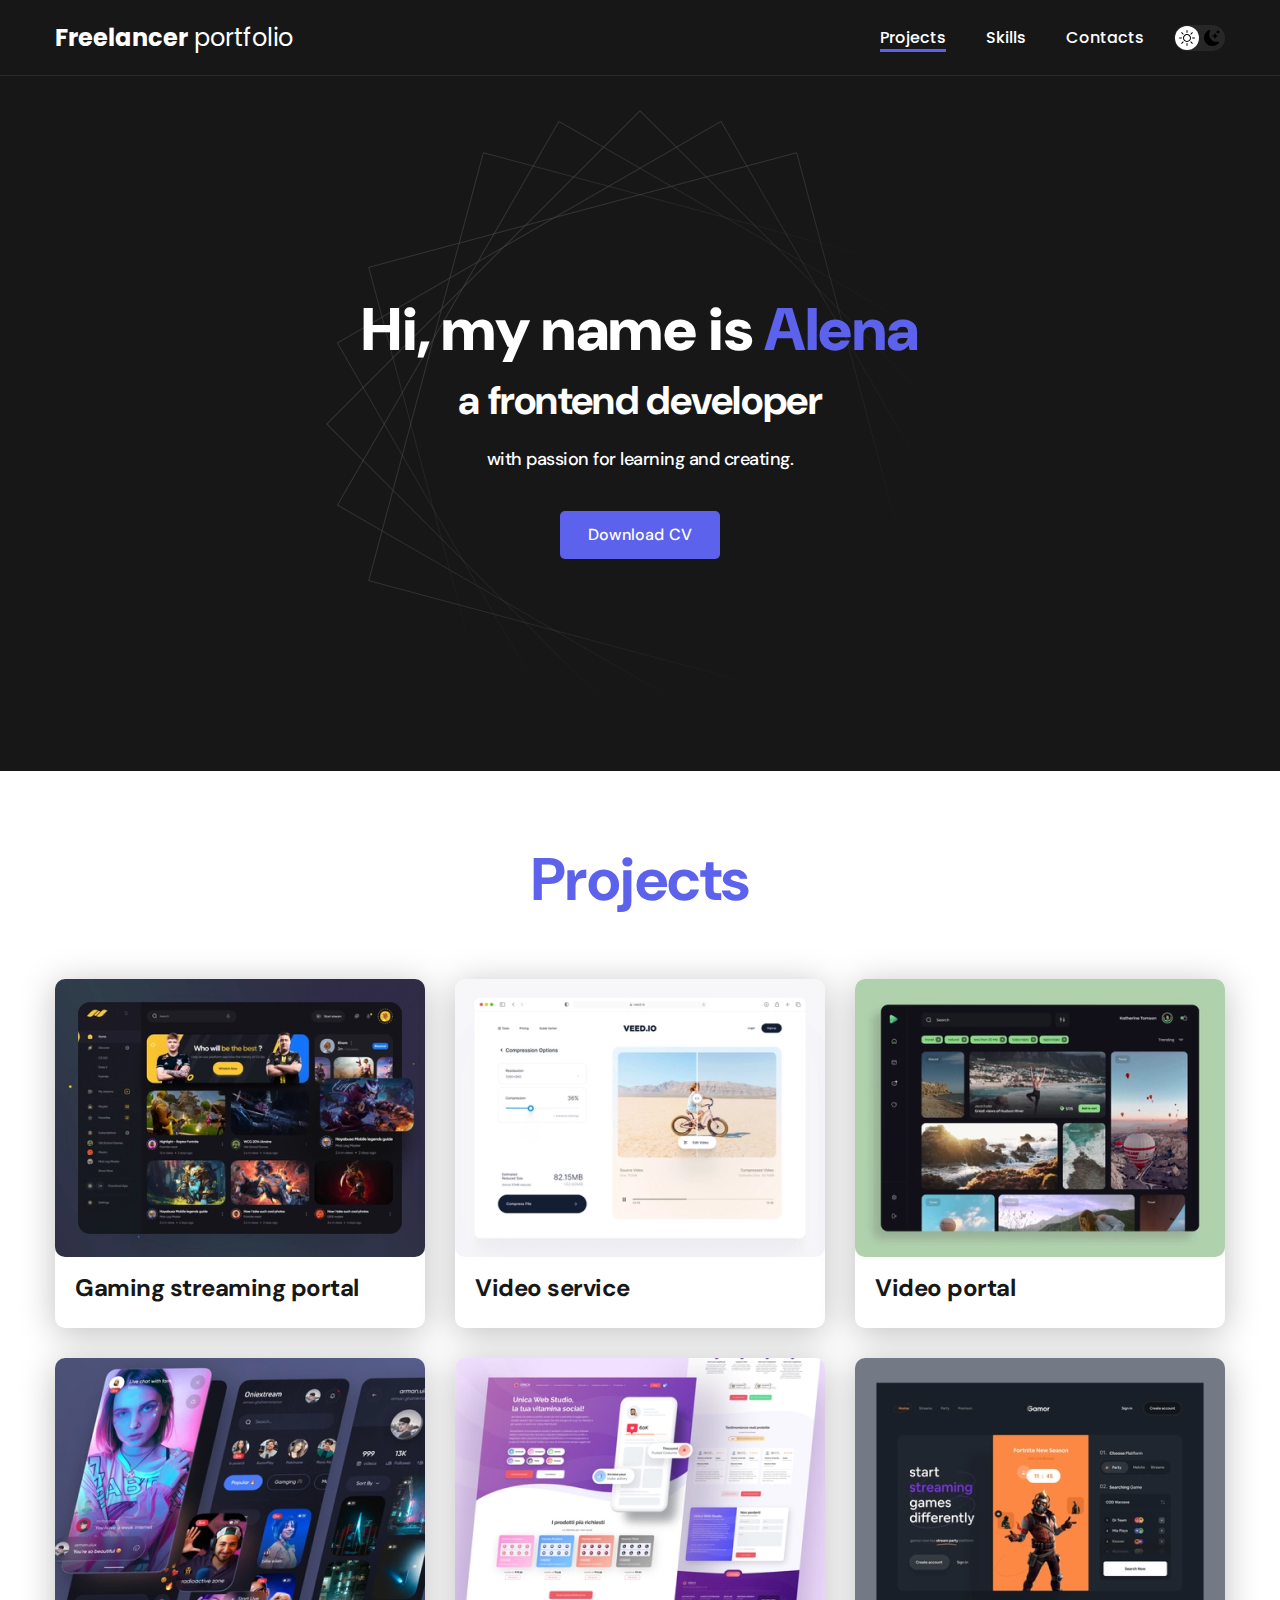
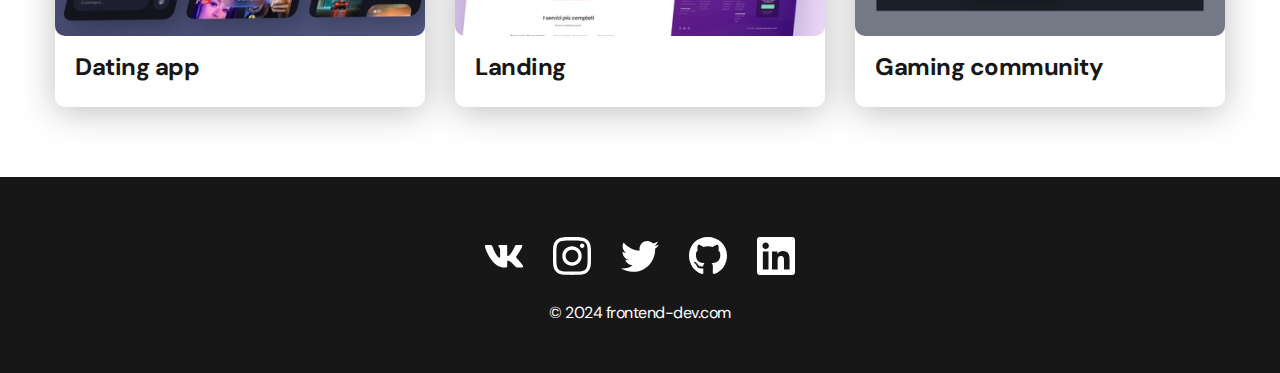
<file: index.html>
<!DOCTYPE html>
<html lang="en">
<head>
    <meta charset="UTF-8">
    <meta name="viewport" content="width=device-width, initial-scale=1.0">
    <title>Freelancer Portfolio</title>
    <link rel="stylesheet" href="./css/main.css">
</head>
<body>
    <nav class="nav">
        <div class="container">
            <div class="nav-row">
                <a href="./index.html"  class="logo"><strong>Freelancer</strong> portfolio</a>

                <button class="dark-mode-btn">
                    <img src="./img/icons/sun.svg" alt="Light mode" class="dark-mode-btn__icon">
                    <img src="./img/icons/moon.svg" alt="Dark mode" class="dark-mode-btn__icon">
                </button>

                <ul class="nav-list">
                    <li class="nav-list__item"><a href="./index.html" class="nav-list__link nav-list__link--active">Projects</a></li>
                    <li class="nav-list__item"><a href="./skills.html" class="nav-list__link">Skills</a></li>
                    <li class="nav-list__item"><a href="./contacts.html" class="nav-list__link">Contacts</a></li>
                </ul>
                


            </div>
        </div>
    </nav>

    <header class="header">
        <div class="header__wrapper">
            <h1 class="header__title">
                <strong>Hi, my name is <em>Alena</em></strong><br>
                 a frontend developer
            </h1>
            <div class="header__text">
                <p>with passion for learning and creating.</p>
            </div>
            <a href="#!" class="btn">Download CV</a>
        </div>
    </header>

    <main class="section">
        <div class="container">
            <h2 class="title-1">Projects</h2>
            <ul class="projects">
                <li class="project">
                    <a href="./project-page.html">
                    <img src="./img/projects/01.jpg" alt="Project img" class="project__img">
                    <h3 class="project__title">Gaming streaming portal</h3>
                </a>
                </li>
                <li class="project">
                    <a href="./project-page2.html">
                    <img src="./img/projects/02.jpg" alt="Project img" class="project__img">
                    <h3 class="project__title">Video service</h3>
                </a>
                </li>
                <li class="project">
                    <a href="./project-page3.html">
                    <img src="./img/projects/03.jpg" alt="Project img" class="project__img">
                    <h3 class="project__title">Video portal</h3>
                </a>
                </li>
                <li class="project">
                    <a href="./project-page4.html">
                    <img src="./img/projects/04.jpg" alt="Project img" class="project__img">
                    <h3 class="project__title">Dating app</h3>
                </a>
                </li>
                <li class="project">
                    <a href="./project-page5.html">
                    <img src="./img/projects/05.jpg" alt="Project img" class="project__img">
                    <h3 class="project__title">Landing</h3>
                </a>
                </li>
                <li class="project">
                    <a href="./project-page6.html">
                    <img src="./img/projects/06.jpg" alt="Project img" class="project__img">
                    <h3 class="project__title">Gaming community</h3>
                </a>
                </li>
            </ul>
        </div>
    </main>

    <footer class="footer">
        <div class="container">
            <div class="footer__wrapper">
            <ul class="social">
                <li class="social__item"><a href="#!"><img src="./img/icons/vk.svg" alt="Link"></a></li>
                <li class="social__item"><a href="#!"><img src="./img/icons/instagram.svg" alt="Link"></a></li>
                <li class="social__item"><a href="#!"><img src="./img/icons/twitter.svg" alt="Link"></a></li>
                <li class="social__item"><a href="#!"><img src="./img/icons/gitHub.svg" alt="Link"></a></li>
                <li class="social__item"><a href="#!"><img src="./img/icons/linkedIn.svg" alt="Link"></a></li>
            </ul>
            <div class="copyright">
                <p>© 2024 frontend-dev.com</p>
            </div>
        </div>
        </div>
    </footer>

    <script src="./js/main.js"></script>

</body>
</html>
</file>
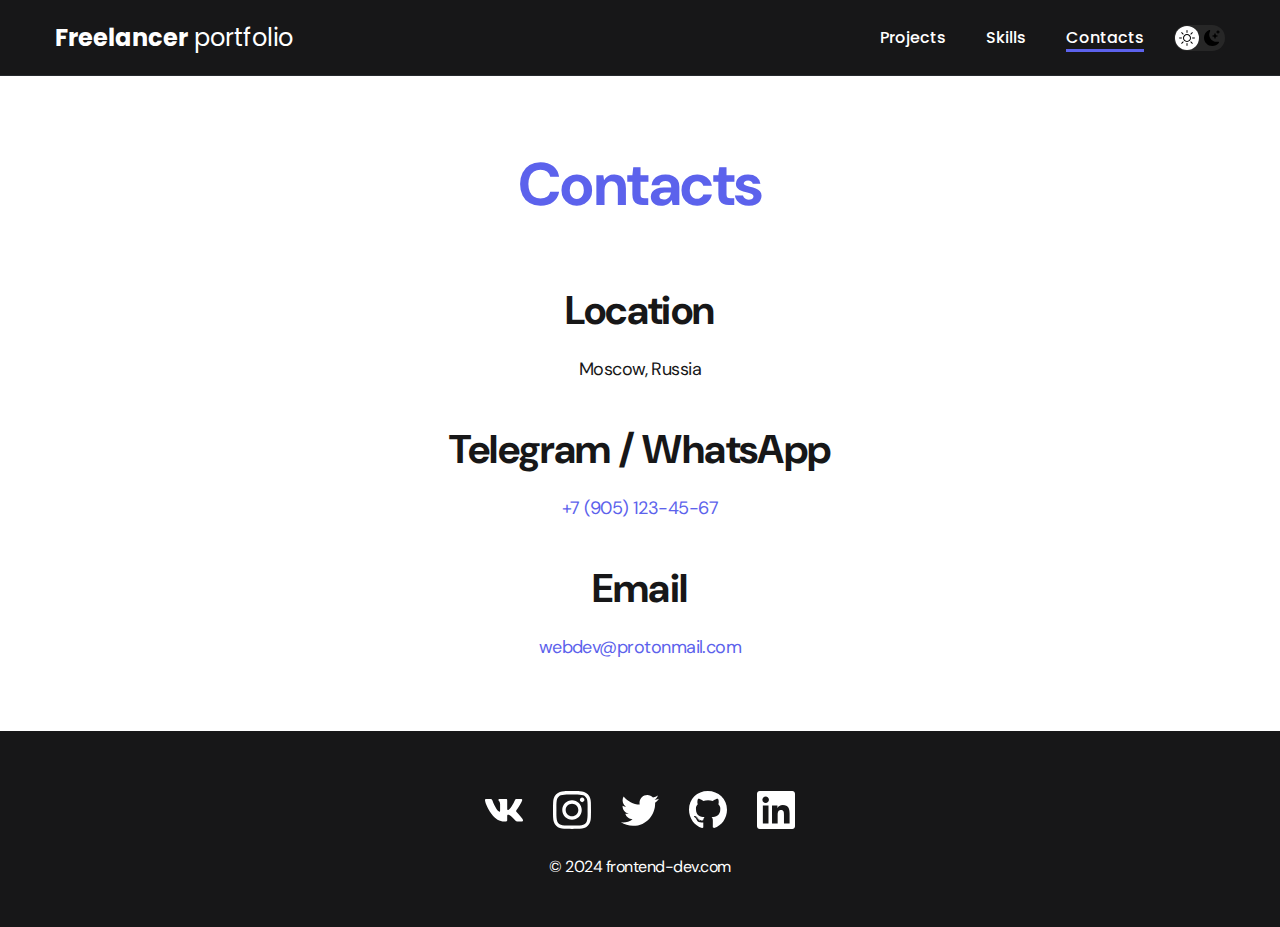
<file: contacts.html>
<!DOCTYPE html>
<html lang="en">
<head>
    <meta charset="UTF-8">
    <meta name="viewport" content="width=device-width, initial-scale=1.0">
    <title>Project page</title>
    <link rel="stylesheet" href="./css/main.css">
</head>
<body>
    <nav class="nav">
        <div class="container">
            <div class="nav-row">
                <a href="./index.html"  class="logo"><strong>Freelancer</strong> portfolio</a>

                <button class="dark-mode-btn">
                    <img src="./img/icons/sun.svg" alt="Light mode" class="dark-mode-btn__icon">
                    <img src="./img/icons/moon.svg" alt="Dark mode" class="dark-mode-btn__icon">
                </button>
                
                <ul class="nav-list">
                    <li class="nav-list__item"><a href="./index.html" class="nav-list__link">Projects</a></li>
                    <li class="nav-list__item"><a href="./skills.html" class="nav-list__link">Skills</a></li>
                    <li class="nav-list__item"><a href="./contacts.html" class="nav-list__link nav-list__link--active">Contacts</a></li>
                </ul>


            </div>
        </div>
    </nav>

    <main class="section">
        <div class="container">
        
            <h1 class="title-1">Contacts</h1>
           
            <ul class="content-list">
                <li class="content-list__item">
                    <h2 class="title-2">Location</h2>
                    <p>Moscow, Russia</p>
                </li>

                <li class="content-list__item">
                    <h2 class="title-2">Telegram / WhatsApp</h2>
                    <p><a href="tel:+79051234567">+7 (905) 123-45-67</a></p>
                </li>

                <li class="content-list__item">
                    <h2 class="title-2">Email</h2>
                    <p><a href="mailto:webdev@protonmail.com">webdev@protonmail.com</a></p>
                </li>
                
            </ul>

        </div>
    </main>

    <footer class="footer">
        <div class="container">
            <div class="footer__wrapper">
            <ul class="social">
                <li class="social__item"><a href="#!"><img src="./img/icons/vk.svg" alt="Link"></a></li>
                <li class="social__item"><a href="#!"><img src="./img/icons/instagram.svg" alt="Link"></a></li>
                <li class="social__item"><a href="#!"><img src="./img/icons/twitter.svg" alt="Link"></a></li>
                <li class="social__item"><a href="#!"><img src="./img/icons/gitHub.svg" alt="Link"></a></li>
                <li class="social__item"><a href="#!"><img src="./img/icons/linkedIn.svg" alt="Link"></a></li>
            </ul>
            <div class="copyright">
                <p>© 2024 frontend-dev.com</p>
            </div>
        </div>
        </div>
    </footer>

    <script src="./js/main.js"></script>
</body>
</html>
</file>
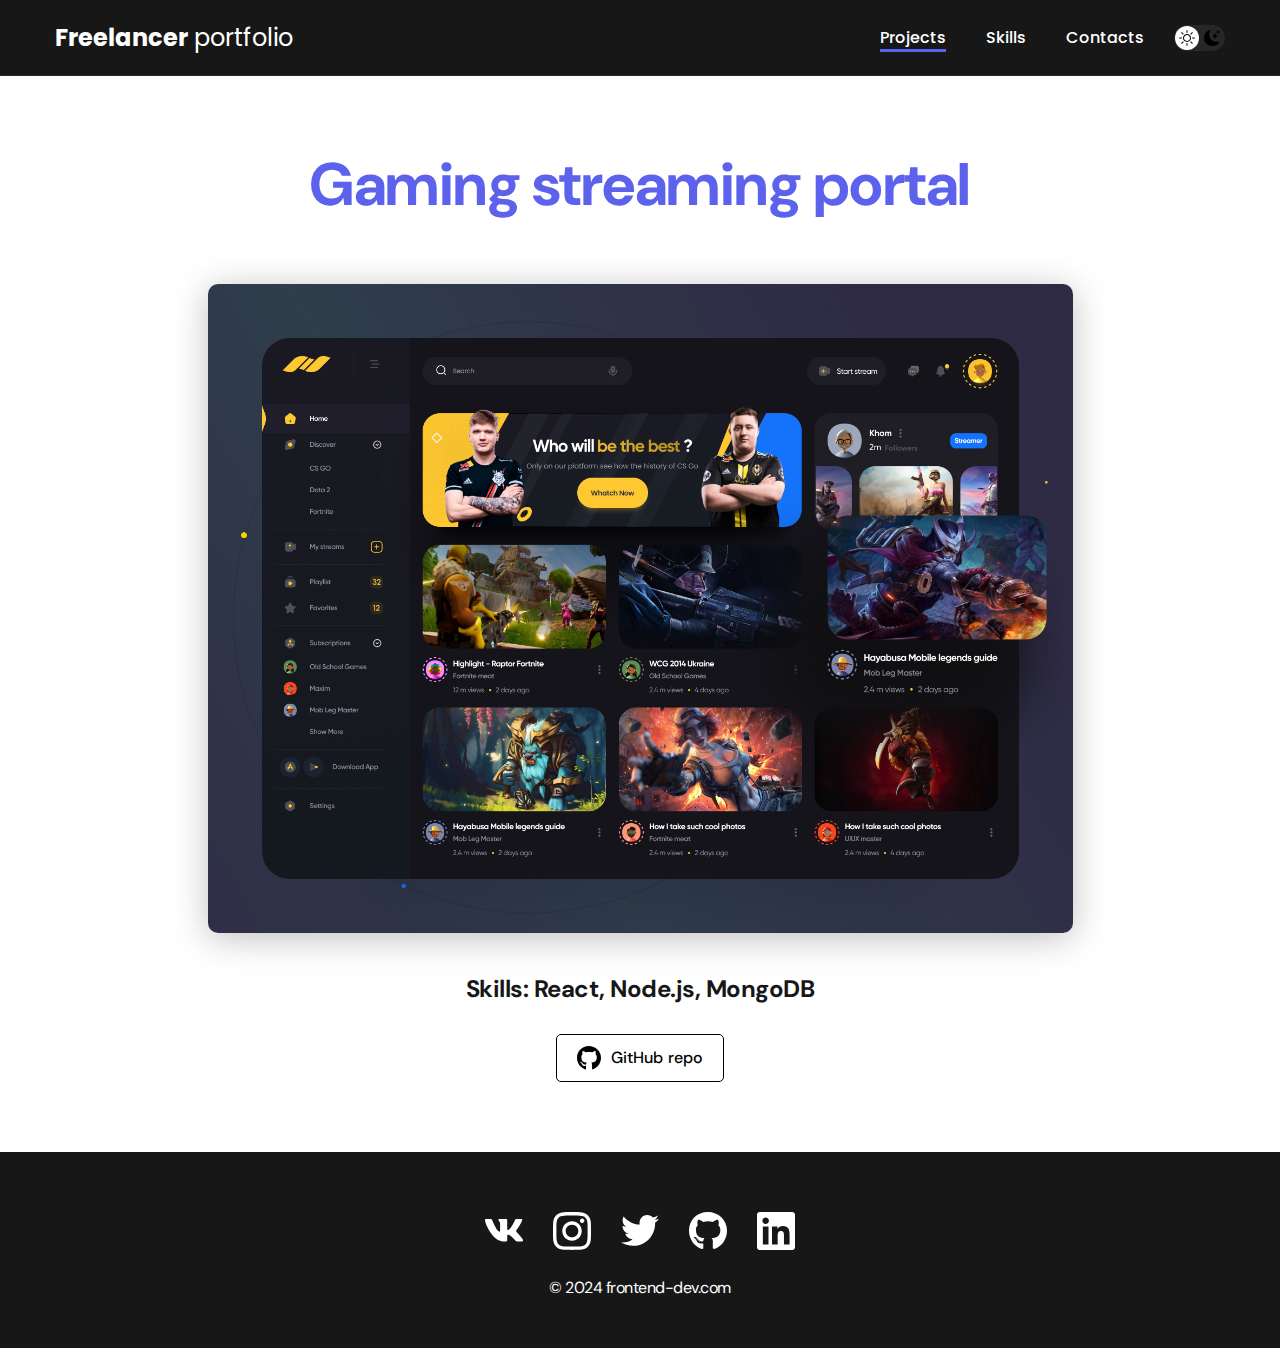
<file: project-page.html>
<!DOCTYPE html>
<html lang="en">
<head>
    <meta charset="UTF-8">
    <meta name="viewport" content="width=device-width, initial-scale=1.0">
    <title>Project page</title>
    <link rel="stylesheet" href="./css/main.css">
</head>
<body>
    <nav class="nav">
        <div class="container">
            <div class="nav-row">
                <a href="./index.html"  class="logo"><strong>Freelancer</strong> portfolio</a>

                <button class="dark-mode-btn">
                    <img src="./img/icons/sun.svg" alt="Light mode" class="dark-mode-btn__icon">
                    <img src="./img/icons/moon.svg" alt="Dark mode" class="dark-mode-btn__icon">
                </button>
                
                <ul class="nav-list">
                    <li class="nav-list__item"><a href="./index.html" class="nav-list__link nav-list__link--active">Projects</a></li>
                    <li class="nav-list__item"><a href="./skills.html" class="nav-list__link">Skills</a></li>
                    <li class="nav-list__item"><a href="./contacts.html" class="nav-list__link">Contacts</a></li>
                </ul>


            </div>
        </div>
    </nav>

    <main class="section">
        <div class="container">
            <div class="project-details">
            <h1 class="title-1">Gaming streaming portal</h1>
            <img src="./img/projects/01-big.jpg" alt="" class="project-details__cover">

            <div class="project-details__desc">
                <p>Skills: React, Node.js, MongoDB</p>
            </div>

            <a href="#!" class="btn-outline">
                <img src="./img/icons/gitHub-black.svg" alt="github">GitHub repo
            </a>
        </div>
        </div>
    </main>

    <footer class="footer">
        <div class="container">
            <div class="footer__wrapper">
            <ul class="social">
                <li class="social__item"><a href="#!"><img src="./img/icons/vk.svg" alt="Link"></a></li>
                <li class="social__item"><a href="#!"><img src="./img/icons/instagram.svg" alt="Link"></a></li>
                <li class="social__item"><a href="#!"><img src="./img/icons/twitter.svg" alt="Link"></a></li>
                <li class="social__item"><a href="#!"><img src="./img/icons/gitHub.svg" alt="Link"></a></li>
                <li class="social__item"><a href="#!"><img src="./img/icons/linkedIn.svg" alt="Link"></a></li>
            </ul>
            <div class="copyright">
                <p>© 2024 frontend-dev.com</p>
            </div>
        </div>
        </div>
    </footer>

    
    <script src="./js/main.js"></script>
</body>
</html>
</file>
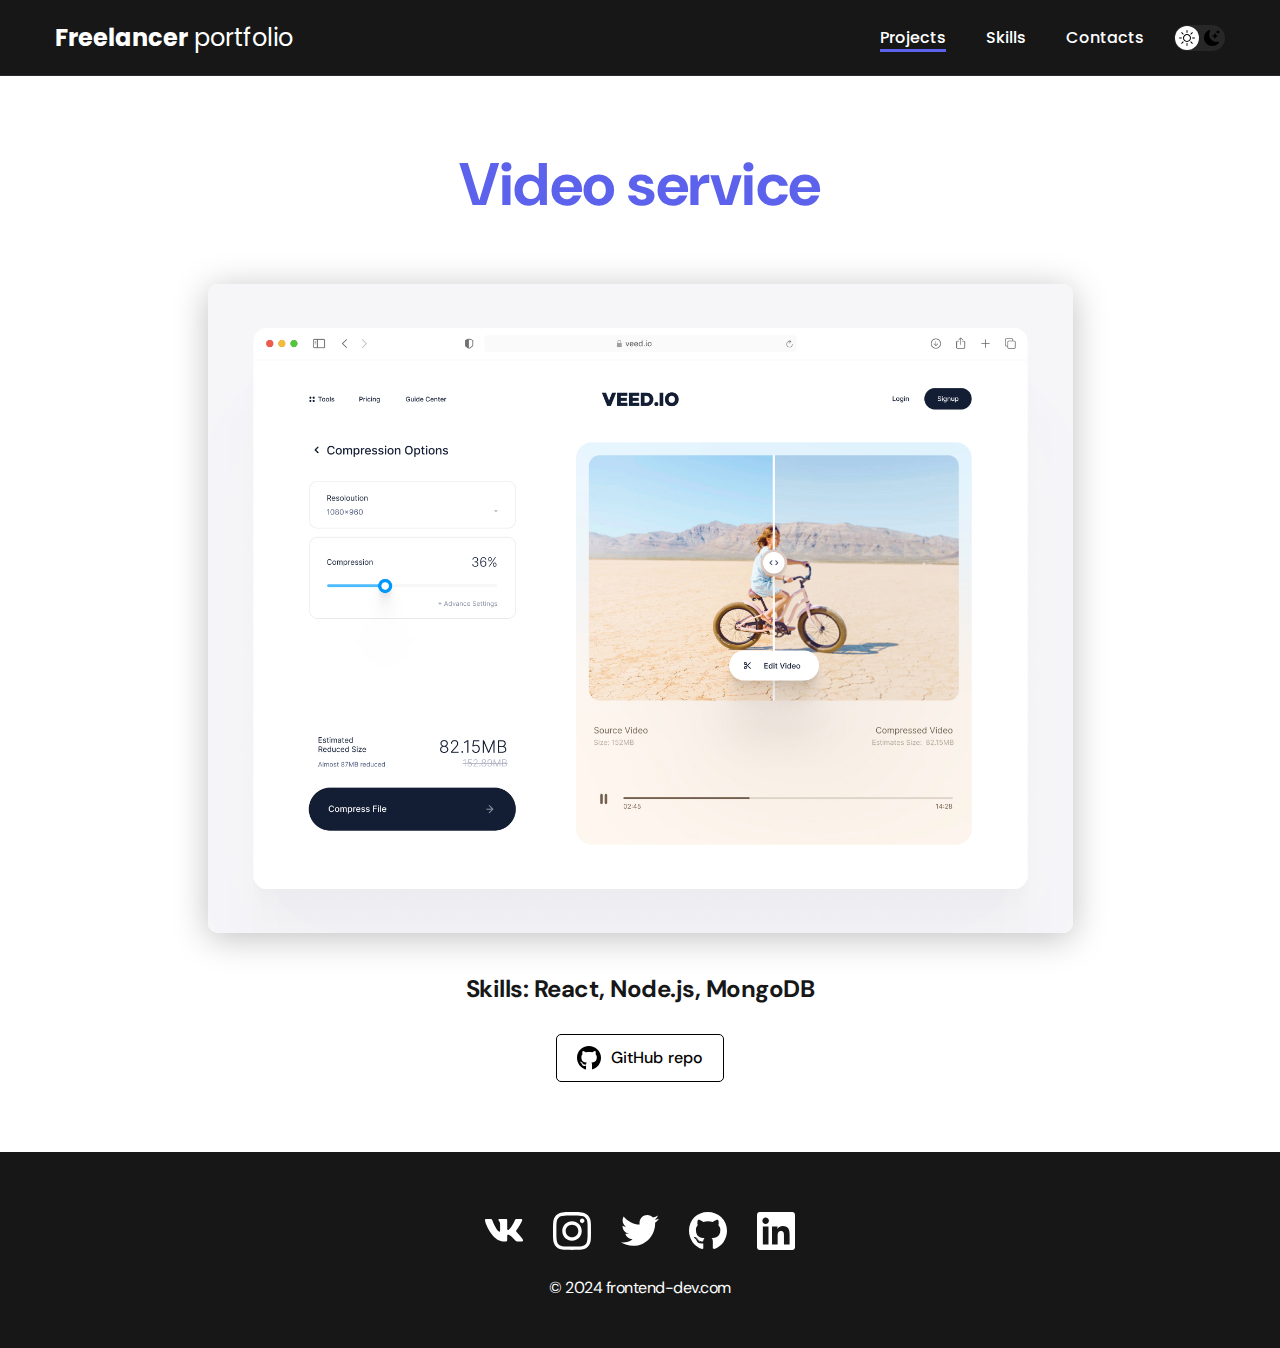
<file: project-page2.html>
<!DOCTYPE html>
<html lang="en">
<head>
    <meta charset="UTF-8">
    <meta name="viewport" content="width=device-width, initial-scale=1.0">
    <title>Project page</title>
    <link rel="stylesheet" href="./css/main.css">
</head>
<body>
    <nav class="nav">
        <div class="container">
            <div class="nav-row">
                <a href="./index.html"  class="logo"><strong>Freelancer</strong> portfolio</a>

                <button class="dark-mode-btn">
                    <img src="./img/icons/sun.svg" alt="Light mode" class="dark-mode-btn__icon">
                    <img src="./img/icons/moon.svg" alt="Dark mode" class="dark-mode-btn__icon">
                </button>
                
                <ul class="nav-list">
                    <li class="nav-list__item"><a href="./index.html" class="nav-list__link nav-list__link--active">Projects</a></li>
                    <li class="nav-list__item"><a href="./skills.html" class="nav-list__link">Skills</a></li>
                    <li class="nav-list__item"><a href="./contacts.html" class="nav-list__link">Contacts</a></li>
                </ul>


            </div>
        </div>
    </nav>

    <main class="section">
        <div class="container">
            <div class="project-details">
            <h1 class="title-1">Video service</h1>
            <img src="./img/projects/02-big.jpg" alt="" class="project-details__cover">

            <div class="project-details__desc">
                <p>Skills: React, Node.js, MongoDB</p>
            </div>

            <a href="#!" class="btn-outline">
                <img src="./img/icons/gitHub-black.svg" alt="github">GitHub repo
            </a>
        </div>
        </div>
    </main>

    <footer class="footer">
        <div class="container">
            <div class="footer__wrapper">
            <ul class="social">
                <li class="social__item"><a href="#!"><img src="./img/icons/vk.svg" alt="Link"></a></li>
                <li class="social__item"><a href="#!"><img src="./img/icons/instagram.svg" alt="Link"></a></li>
                <li class="social__item"><a href="#!"><img src="./img/icons/twitter.svg" alt="Link"></a></li>
                <li class="social__item"><a href="#!"><img src="./img/icons/gitHub.svg" alt="Link"></a></li>
                <li class="social__item"><a href="#!"><img src="./img/icons/linkedIn.svg" alt="Link"></a></li>
            </ul>
            <div class="copyright">
                <p>© 2024 frontend-dev.com</p>
            </div>
        </div>
        </div>
    </footer>

    <script src="./js/main.js"></script>

</body>
</html>
</file>
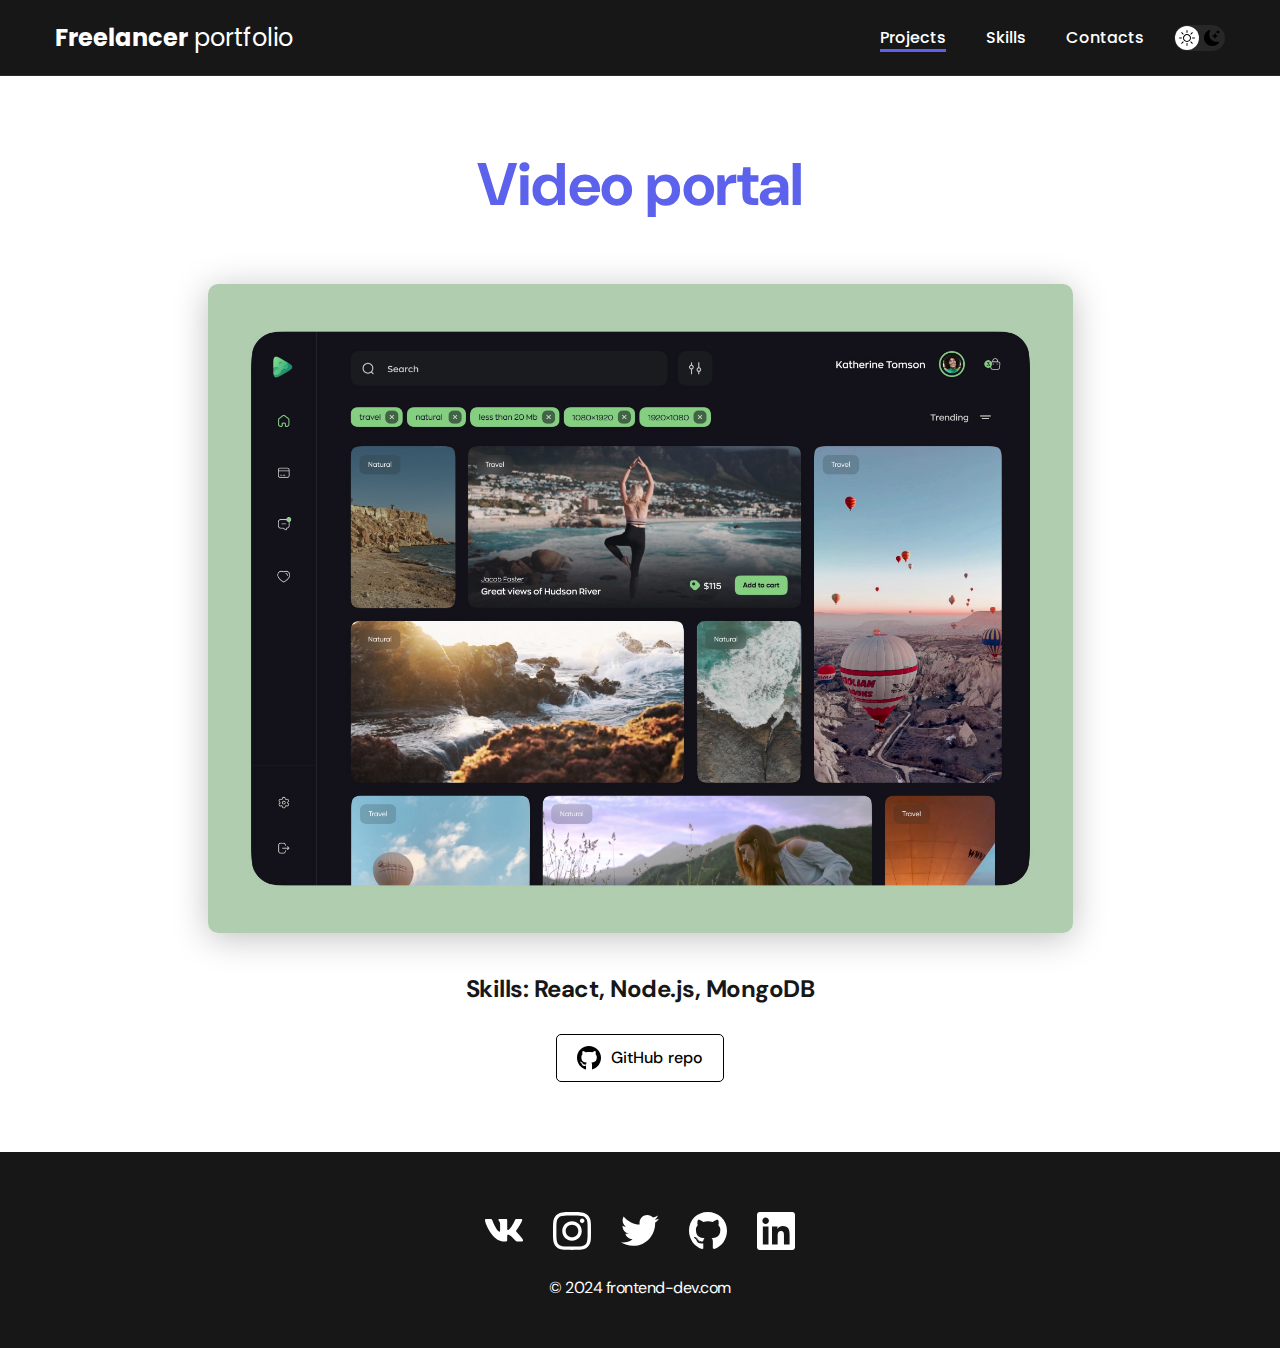
<file: project-page3.html>
<!DOCTYPE html>
<html lang="en">
<head>
    <meta charset="UTF-8">
    <meta name="viewport" content="width=device-width, initial-scale=1.0">
    <title>Project page</title>
    <link rel="stylesheet" href="./css/main.css">
</head>
<body>
    <nav class="nav">
        <div class="container">
            <div class="nav-row">
                <a href="./index.html"  class="logo"><strong>Freelancer</strong> portfolio</a>

                <button class="dark-mode-btn">
                    <img src="./img/icons/sun.svg" alt="Light mode" class="dark-mode-btn__icon">
                    <img src="./img/icons/moon.svg" alt="Dark mode" class="dark-mode-btn__icon">
                </button>
                
                <ul class="nav-list">
                    <li class="nav-list__item"><a href="./index.html" class="nav-list__link nav-list__link--active">Projects</a></li>
                    <li class="nav-list__item"><a href="./skills.html" class="nav-list__link">Skills</a></li>
                    <li class="nav-list__item"><a href="./contacts.html" class="nav-list__link">Contacts</a></li>
                </ul>


            </div>
        </div>
    </nav>

    <main class="section">
        <div class="container">
            <div class="project-details">
            <h1 class="title-1">Video portal</h1>
            <img src="./img/projects/03-big.jpg" alt="" class="project-details__cover">

            <div class="project-details__desc">
                <p>Skills: React, Node.js, MongoDB</p>
            </div>

            <a href="#!" class="btn-outline">
                <img src="./img/icons/gitHub-black.svg" alt="github">GitHub repo
            </a>
        </div>
        </div>
    </main>

    <footer class="footer">
        <div class="container">
            <div class="footer__wrapper">
            <ul class="social">
                <li class="social__item"><a href="#!"><img src="./img/icons/vk.svg" alt="Link"></a></li>
                <li class="social__item"><a href="#!"><img src="./img/icons/instagram.svg" alt="Link"></a></li>
                <li class="social__item"><a href="#!"><img src="./img/icons/twitter.svg" alt="Link"></a></li>
                <li class="social__item"><a href="#!"><img src="./img/icons/gitHub.svg" alt="Link"></a></li>
                <li class="social__item"><a href="#!"><img src="./img/icons/linkedIn.svg" alt="Link"></a></li>
            </ul>
            <div class="copyright">
                <p>© 2024 frontend-dev.com</p>
            </div>
        </div>
        </div>
    </footer>

    <script src="./js/main.js"></script>

</body>
</html>
</file>
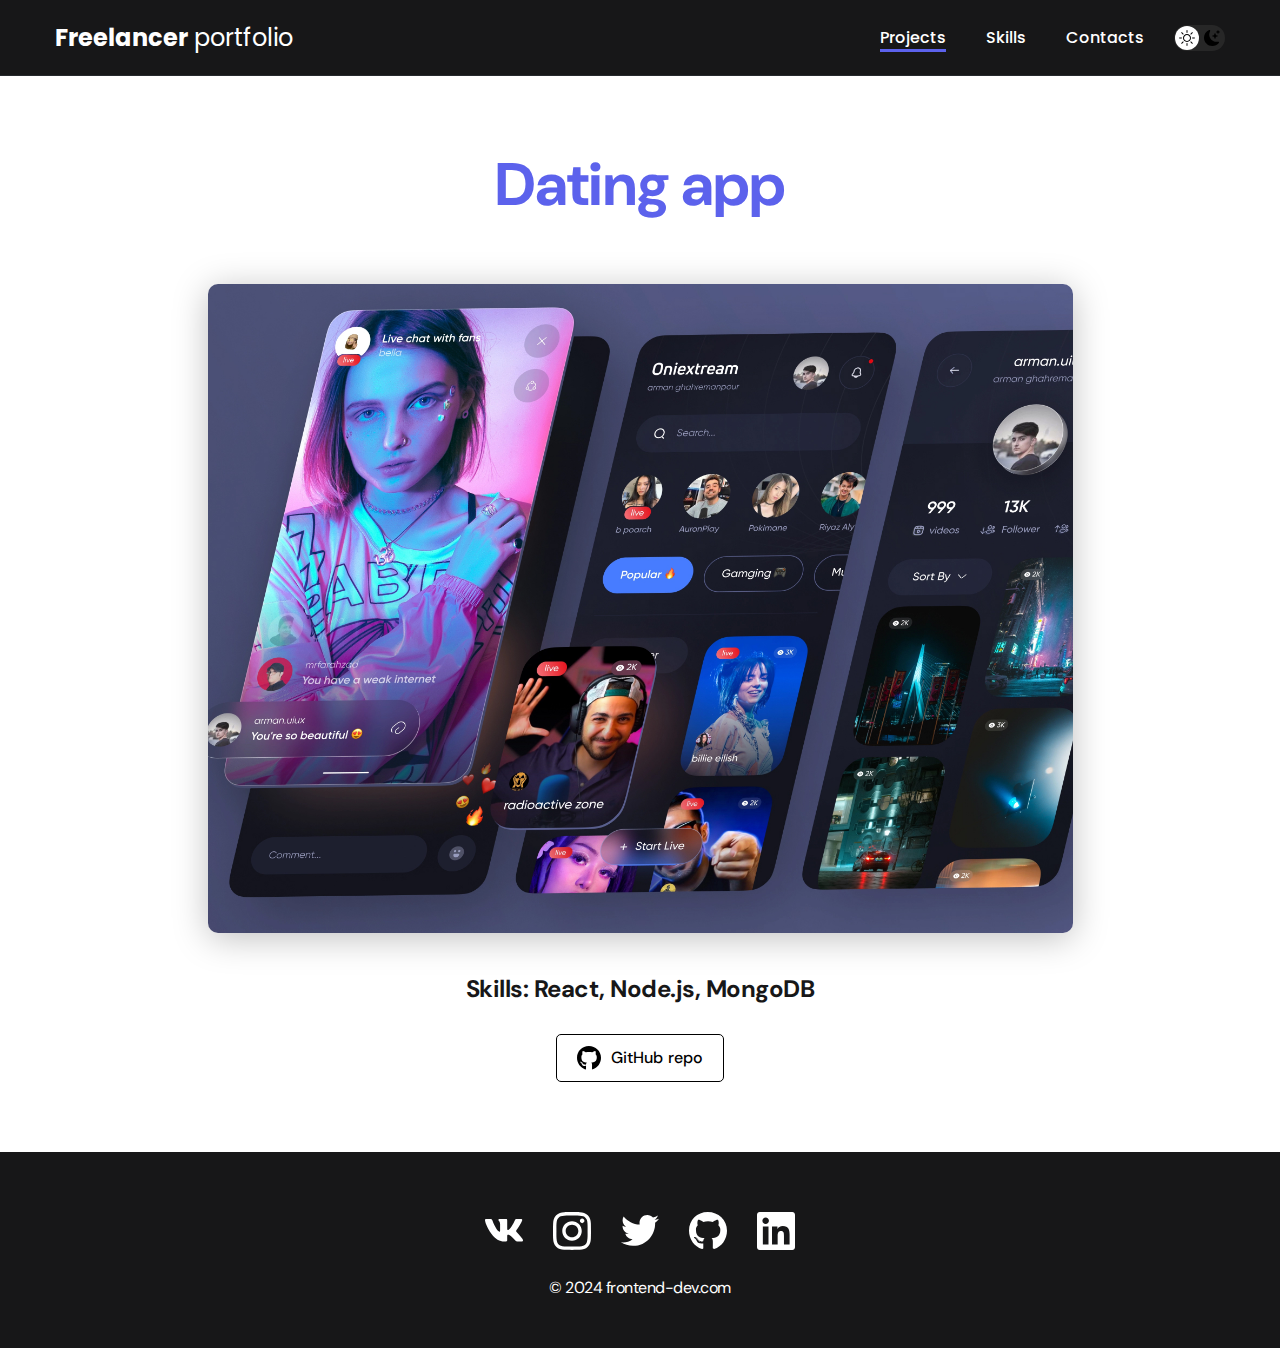
<file: project-page4.html>
<!DOCTYPE html>
<html lang="en">
<head>
    <meta charset="UTF-8">
    <meta name="viewport" content="width=device-width, initial-scale=1.0">
    <title>Project page</title>
    <link rel="stylesheet" href="./css/main.css">
</head>
<body>
    <nav class="nav">
        <div class="container">
            <div class="nav-row">
                <a href="./index.html"  class="logo"><strong>Freelancer</strong> portfolio</a>

                <button class="dark-mode-btn">
                    <img src="./img/icons/sun.svg" alt="Light mode" class="dark-mode-btn__icon">
                    <img src="./img/icons/moon.svg" alt="Dark mode" class="dark-mode-btn__icon">
                </button>
                
                <ul class="nav-list">
                    <li class="nav-list__item"><a href="./index.html" class="nav-list__link nav-list__link--active">Projects</a></li>
                    <li class="nav-list__item"><a href="./skills.html" class="nav-list__link">Skills</a></li>
                    <li class="nav-list__item"><a href="./contacts.html" class="nav-list__link">Contacts</a></li>
                </ul>


            </div>
        </div>
    </nav>

    <main class="section">
        <div class="container">
            <div class="project-details">
            <h1 class="title-1">Dating app</h1>
            <img src="./img/projects/04-big.jpg" alt="" class="project-details__cover">

            <div class="project-details__desc">
                <p>Skills: React, Node.js, MongoDB</p>
            </div>

            <a href="#!" class="btn-outline">
                <img src="./img/icons/gitHub-black.svg" alt="github">GitHub repo
            </a>
        </div>
        </div>
    </main>

    <footer class="footer">
        <div class="container">
            <div class="footer__wrapper">
            <ul class="social">
                <li class="social__item"><a href="#!"><img src="./img/icons/vk.svg" alt="Link"></a></li>
                <li class="social__item"><a href="#!"><img src="./img/icons/instagram.svg" alt="Link"></a></li>
                <li class="social__item"><a href="#!"><img src="./img/icons/twitter.svg" alt="Link"></a></li>
                <li class="social__item"><a href="#!"><img src="./img/icons/gitHub.svg" alt="Link"></a></li>
                <li class="social__item"><a href="#!"><img src="./img/icons/linkedIn.svg" alt="Link"></a></li>
            </ul>
            <div class="copyright">
                <p>© 2024 frontend-dev.com</p>
            </div>
        </div>
        </div>
    </footer>

    <script src="./js/main.js"></script>

</body>
</html>
</file>
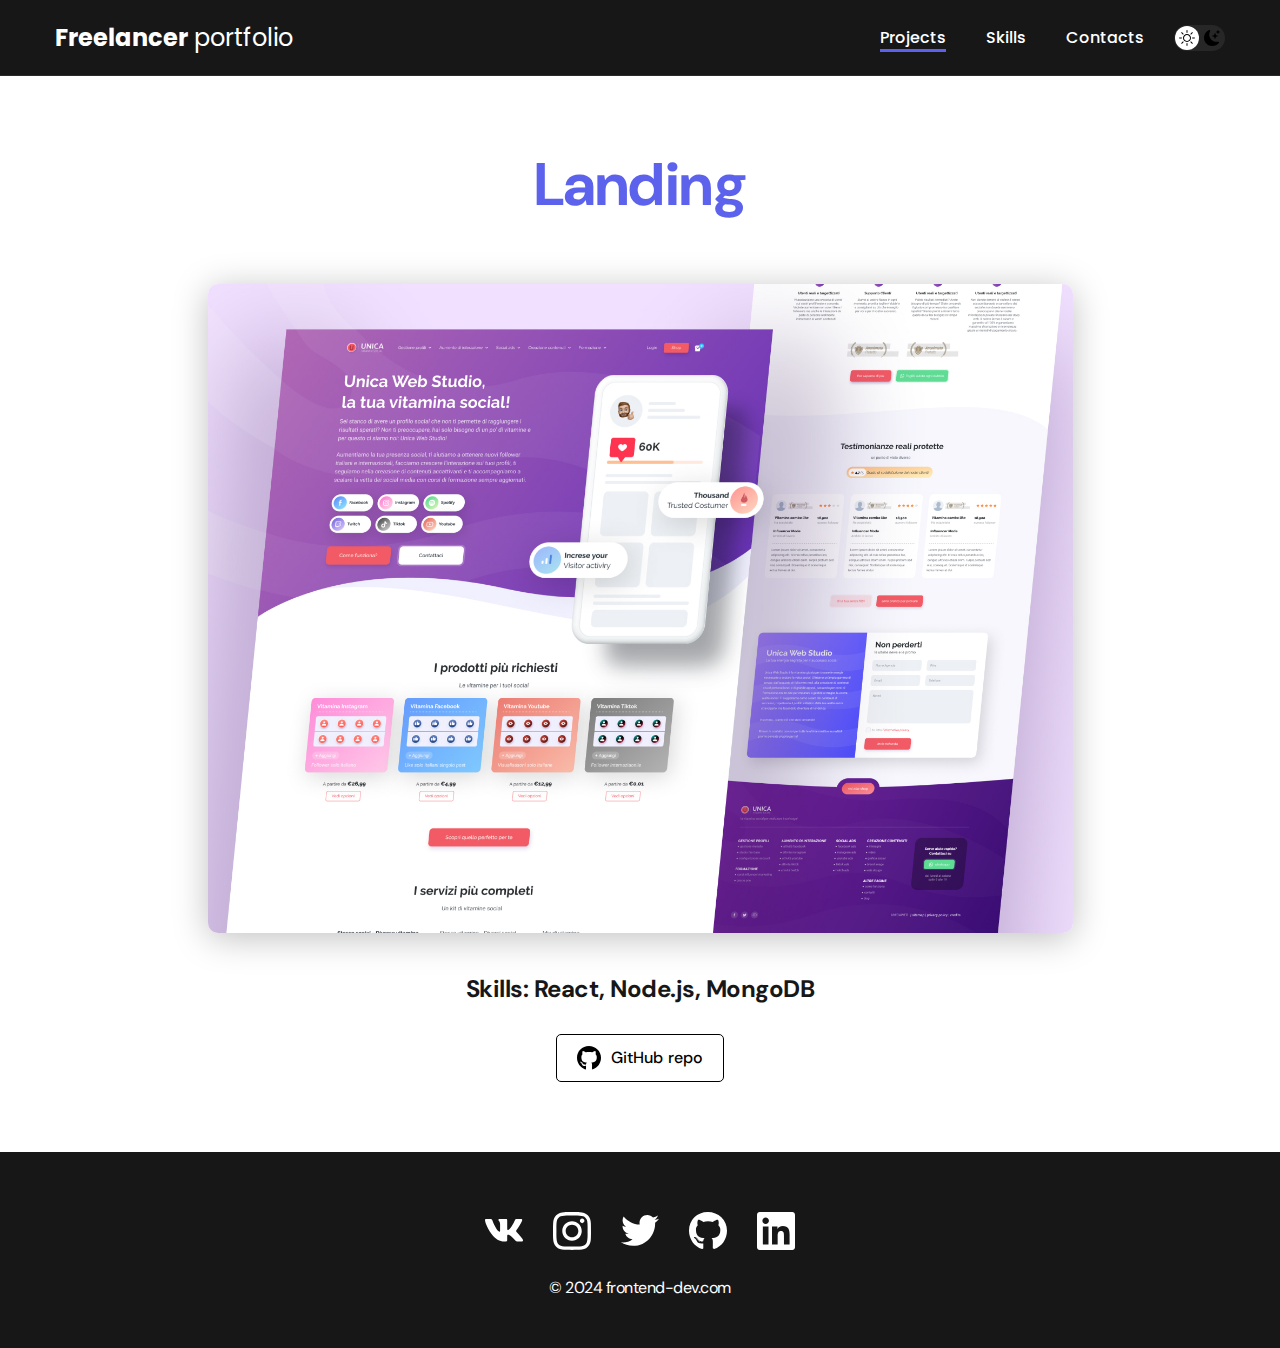
<file: project-page5.html>
<!DOCTYPE html>
<html lang="en">
<head>
    <meta charset="UTF-8">
    <meta name="viewport" content="width=device-width, initial-scale=1.0">
    <title>Project page</title>
    <link rel="stylesheet" href="./css/main.css">
</head>
<body>
    <nav class="nav">
        <div class="container">
            <div class="nav-row">
                <a href="./index.html"  class="logo"><strong>Freelancer</strong> portfolio</a>

                <button class="dark-mode-btn">
                    <img src="./img/icons/sun.svg" alt="Light mode" class="dark-mode-btn__icon">
                    <img src="./img/icons/moon.svg" alt="Dark mode" class="dark-mode-btn__icon">
                </button>
                
                <ul class="nav-list">
                    <li class="nav-list__item"><a href="./index.html" class="nav-list__link nav-list__link--active">Projects</a></li>
                    <li class="nav-list__item"><a href="./skills.html" class="nav-list__link">Skills</a></li>
                    <li class="nav-list__item"><a href="./contacts.html" class="nav-list__link">Contacts</a></li>
                </ul>


            </div>
        </div>
    </nav>

    <main class="section">
        <div class="container">
            <div class="project-details">
            <h1 class="title-1">Landing</h1>
            <img src="./img/projects/05-big.jpg" alt="" class="project-details__cover">

            <div class="project-details__desc">
                <p>Skills: React, Node.js, MongoDB</p>
            </div>

            <a href="#!" class="btn-outline">
                <img src="./img/icons/gitHub-black.svg" alt="github">GitHub repo
            </a>
        </div>
        </div>
    </main>

    <footer class="footer">
        <div class="container">
            <div class="footer__wrapper">
            <ul class="social">
                <li class="social__item"><a href="#!"><img src="./img/icons/vk.svg" alt="Link"></a></li>
                <li class="social__item"><a href="#!"><img src="./img/icons/instagram.svg" alt="Link"></a></li>
                <li class="social__item"><a href="#!"><img src="./img/icons/twitter.svg" alt="Link"></a></li>
                <li class="social__item"><a href="#!"><img src="./img/icons/gitHub.svg" alt="Link"></a></li>
                <li class="social__item"><a href="#!"><img src="./img/icons/linkedIn.svg" alt="Link"></a></li>
            </ul>
            <div class="copyright">
                <p>© 2024 frontend-dev.com</p>
            </div>
        </div>
        </div>
    </footer>

    <script src="./js/main.js"></script>

</body>
</html>
</file>
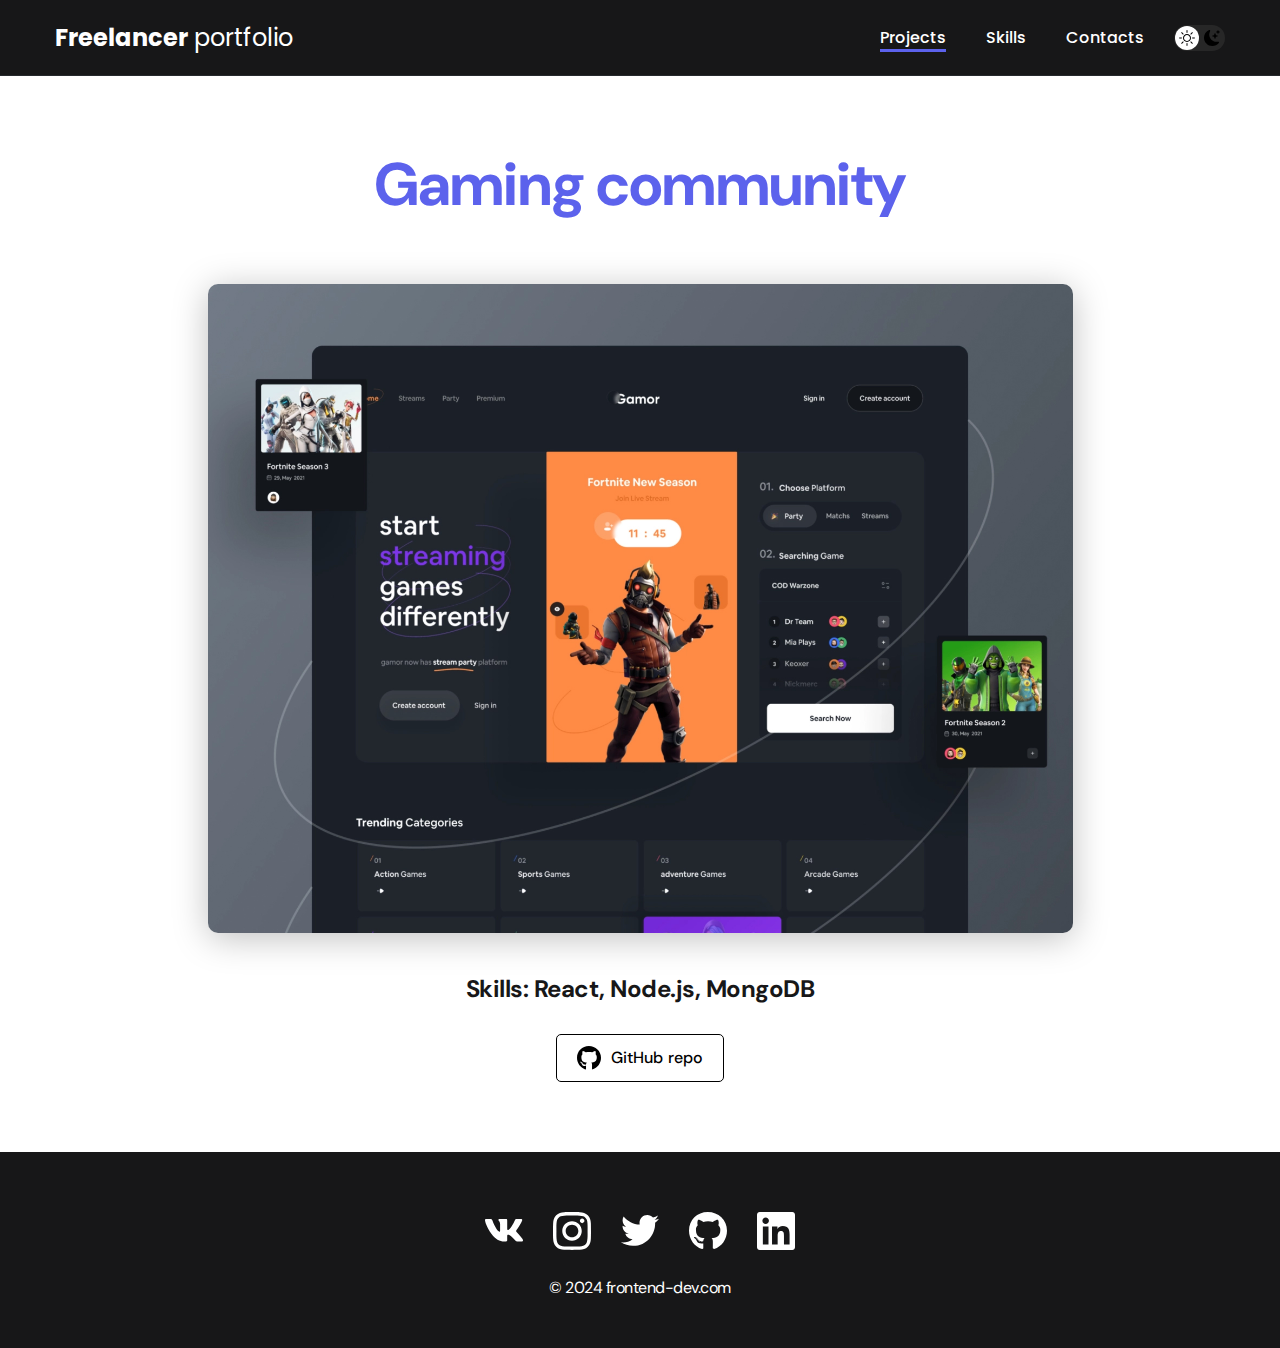
<file: project-page6.html>
<!DOCTYPE html>
<html lang="en">
<head>
    <meta charset="UTF-8">
    <meta name="viewport" content="width=device-width, initial-scale=1.0">
    <title>Project page</title>
    <link rel="stylesheet" href="./css/main.css">
</head>
<body>
    <nav class="nav">
        <div class="container">
            <div class="nav-row">
                <a href="./index.html"  class="logo"><strong>Freelancer</strong> portfolio</a>

                <button class="dark-mode-btn">
                    <img src="./img/icons/sun.svg" alt="Light mode" class="dark-mode-btn__icon">
                    <img src="./img/icons/moon.svg" alt="Dark mode" class="dark-mode-btn__icon">
                </button>
                
                <ul class="nav-list">
                    <li class="nav-list__item"><a href="./index.html" class="nav-list__link nav-list__link--active">Projects</a></li>
                    <li class="nav-list__item"><a href="./skills.html" class="nav-list__link">Skills</a></li>
                    <li class="nav-list__item"><a href="./contacts.html" class="nav-list__link">Contacts</a></li>
                </ul>


            </div>
        </div>
    </nav>

    <main class="section">
        <div class="container">
            <div class="project-details">
            <h1 class="title-1">Gaming community</h1>
            <img src="./img/projects/06-big.jpg" alt="" class="project-details__cover">

            <div class="project-details__desc">
                <p>Skills: React, Node.js, MongoDB</p>
            </div>

            <a href="#!" class="btn-outline">
                <img src="./img/icons/gitHub-black.svg" alt="github">GitHub repo
            </a>
        </div>
        </div>
    </main>

    <footer class="footer">
        <div class="container">
            <div class="footer__wrapper">
            <ul class="social">
                <li class="social__item"><a href="#!"><img src="./img/icons/vk.svg" alt="Link"></a></li>
                <li class="social__item"><a href="#!"><img src="./img/icons/instagram.svg" alt="Link"></a></li>
                <li class="social__item"><a href="#!"><img src="./img/icons/twitter.svg" alt="Link"></a></li>
                <li class="social__item"><a href="#!"><img src="./img/icons/gitHub.svg" alt="Link"></a></li>
                <li class="social__item"><a href="#!"><img src="./img/icons/linkedIn.svg" alt="Link"></a></li>
            </ul>
            <div class="copyright">
                <p>© 2024 frontend-dev.com</p>
            </div>
        </div>
        </div>
    </footer>

    <script src="./js/main.js"></script>

</body>
</html>
</file>
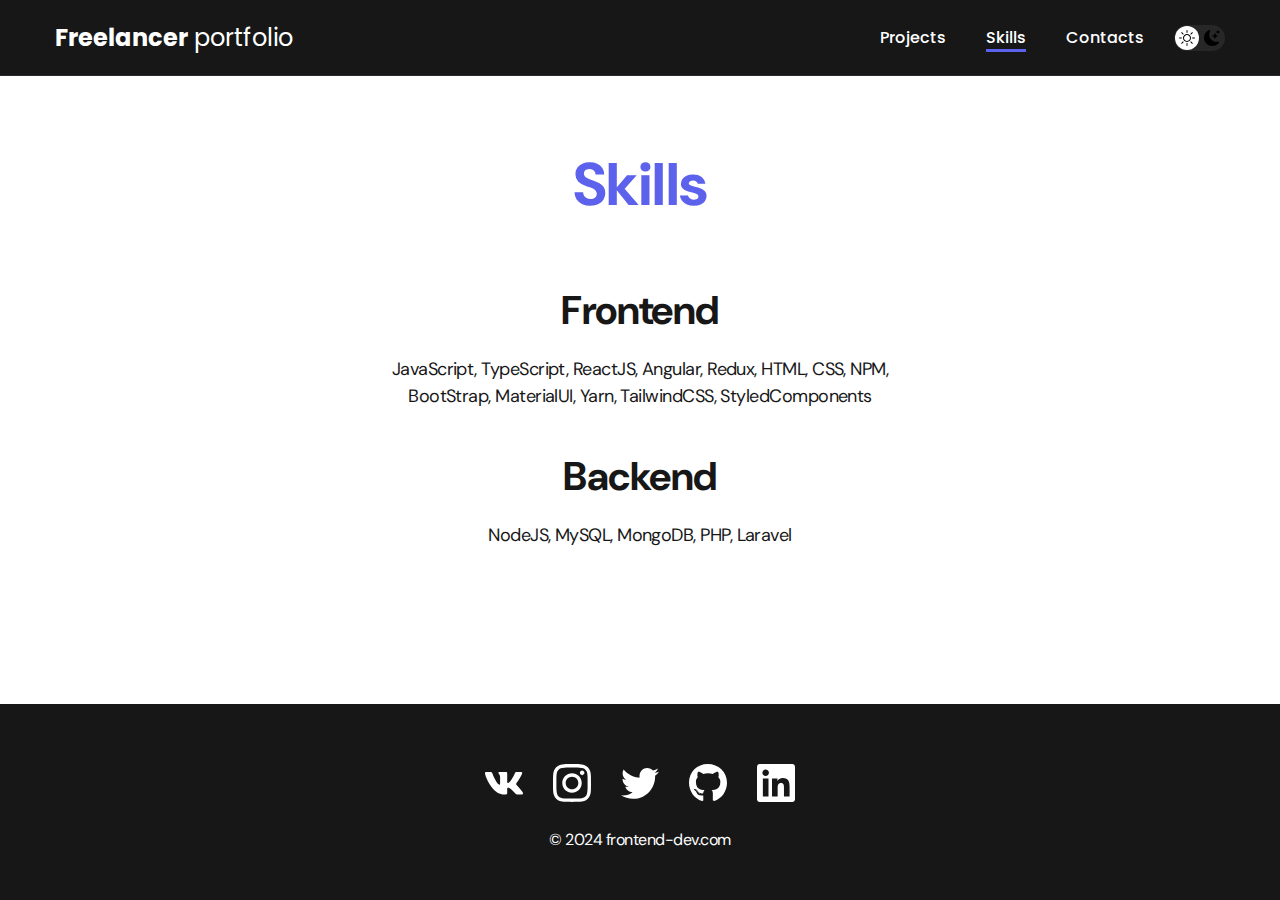
<file: skills.html>
<!DOCTYPE html>
<html lang="en">
<head>
    <meta charset="UTF-8">
    <meta name="viewport" content="width=device-width, initial-scale=1.0">
    <title>Project page</title>
    <link rel="stylesheet" href="./css/main.css">
</head>
<body>
    <nav class="nav">
        <div class="container">
            <div class="nav-row">
                <a href="./index.html"  class="logo"><strong>Freelancer</strong> portfolio</a>

                <button class="dark-mode-btn">
                    <img src="./img/icons/sun.svg" alt="Light mode" class="dark-mode-btn__icon">
                    <img src="./img/icons/moon.svg" alt="Dark mode" class="dark-mode-btn__icon">
                </button>

                <ul class="nav-list">
                    <li class="nav-list__item"><a href="./index.html" class="nav-list__link">Projects</a></li>
                    <li class="nav-list__item"><a href="./skills.html" class="nav-list__link  nav-list__link--active">Skills</a></li>
                    <li class="nav-list__item"><a href="./contacts.html" class="nav-list__link">Contacts</a></li>
                </ul>


            </div>
        </div>
    </nav>

    <main class="section">
        <div class="container">
        
            <h1 class="title-1">Skills</h1>
           
            <ul class="content-list">
                <li class="content-list__item">
                    <h2 class="title-2">Frontend</h2>
                    <p>JavaScript, TypeScript, ReactJS, Angular, Redux, HTML, CSS, NPM, BootStrap, MaterialUI, Yarn, TailwindCSS, StyledComponents</p>
                </li>
                <li class="content-list__item">
                    <h2 class="title-2">Backend</h2>
                    <p>NodeJS, MySQL, MongoDB, PHP, Laravel</p>
                </li>
            </ul>
        </div>
    </main>

    <footer class="footer">
        <div class="container">
            <div class="footer__wrapper">
            <ul class="social">
                <li class="social__item"><a href="#!"><img src="./img/icons/vk.svg" alt="Link"></a></li>
                <li class="social__item"><a href="#!"><img src="./img/icons/instagram.svg" alt="Link"></a></li>
                <li class="social__item"><a href="#!"><img src="./img/icons/twitter.svg" alt="Link"></a></li>
                <li class="social__item"><a href="#!"><img src="./img/icons/gitHub.svg" alt="Link"></a></li>
                <li class="social__item"><a href="#!"><img src="./img/icons/linkedIn.svg" alt="Link"></a></li>
            </ul>
            <div class="copyright">
                <p>© 2024 frontend-dev.com</p>
            </div>
        </div>
        </div>
    </footer>

    <script src="./js/main.js"></script>

</body>
</html>
</file>
<file: css/main.css>
@import"./reset.css";
@import url('https://fonts.googleapis.com/css2?family=Poppins:wght@400;500;700&display=swap');
@import url('https://fonts.googleapis.com/css2?family=DM+Sans:opsz@9..40&display=swap');
@import url('https://fonts.googleapis.com/css2?family=DM+Sans:opsz,wght@9..40,500&display=swap');
@import url('https://fonts.googleapis.com/css2?family=DM+Sans:opsz,wght@9..40,700&display=swap');

/* font-family: "DM Sans", sans-serif; 
font-family: "Poppins", sans-serif;*/

:root {
    --black: #171718;
    --black-border: #26292D;
    --white: #fff;
    --purple: #5C62EC;

    --text-color: var(--black);
    --dark-bg: var(--black);
    --dark-border: var(--black-border);
    --header-text: var(--white);
    --accent: var(--purple);

    /* Light mode */
    --page-bg: var(--white);
    --text-color: var(--black);

    --title-1: var(--accent);

    --project-card-bg: var(--white);
    --project-card-text: var(--black);
    --box-shadow: 0 5px 35px 0 rgba(0, 0, 0, 0.25);
}

.dark {
    /* Dark mode */
    --page-bg: #252526;
    --text-color: var(--white);

    --title-1: var(--white);

    --project-card-bg: var(--black);
    --project-card-text: var(--white);
    --box-shadow: 0 5px 35px 0 rgba(0, 0, 0, 0.8);
}


html, body {
    font-family: "DM Sans", sans-serif;
    letter-spacing: -0.5px;
    min-height: 100vh;
    display: flex;
    flex-direction: column;

    /* Light mode */
    background-color: var(--page-bg);
    color: var(--text-color);
}

.container {
    margin: 0 auto;
    padding: 0 15px;
    max-width: 1200px;
}

.none {
    display: none !important;
}

/* Nav */

.nav {
    border-bottom: 1px solid var(--dark-border);
    padding: 20px 0;
    background-color: var(--dark-bg);
    color: var(--header-text);
    letter-spacing: normal;
}

.nav-row {
    display: flex;
    justify-content: flex-end;
    align-items: center;
    column-gap: 30px;
    row-gap: 20px;
    flex-wrap: wrap;
}

.logo {
    margin-right: auto;
    font-family: "Poppins", sans-serif;
    color: var(--header-text);
    font-size: 24px;
}

.logo strong {
    font-weight: 700;
}

.nav-list {
    font-family: "Poppins", sans-serif;
    display: flex;
    align-items: center;
    flex-wrap: wrap;
    row-gap: 10px;
    column-gap: 40px;
    font-weight: 500;
    font-size: 16px;
    color: #fff;
}

.nav-list__link {
    color: var(--header-text);
    transition: opacity 0.2s ease-in;
}

.nav-list__link:hover {
    opacity: 0.8;
}

.nav-list__link--active {
    position: relative;
}

.nav-list__link--active::before {
    content: "";
    display: block;
    position: absolute;
    left: 0;
    top: 100%;

    width: 100%;
    height: 3px;
    background: var(--accent);
}

/* Dark Mode button */

.dark-mode-btn {
    order: 9;
    position: relative;
    display: flex;
    justify-content: space-between;
    width: 51px;
    height: 26px;
    background-color: #272727;
    border-radius: 50px;
    padding: 5px;
}

.dark-mode-btn::before {
    content: "";

    position: absolute;
    top: 1px;
    left: 1px;

    display: block;
    width: 24px;
    height: 24px;
    border-radius: 50%;
    background-color: var(--white);

    transition: left 0.2s ease-in;
}

.dark-mode-btn--active::before {
    left: 26px;

}

.dark-mode-btn__icon {
    position: relative;
}

/* Header */

.header {
    padding: 40px 0;
    min-height: 695px;
    display: flex;
    justify-content: center;
    align-items: center;
    text-align: center;

    background-color: var(--dark-bg);
    background-image: url(./../img/header-bg.png);
    background-repeat: no-repeat;
    background-size: auto;
    background-position: center center;
    color: var(--header-text);
}

.header__wrapper {
    padding: 0 15px;
    max-width: 660px;
}

.header__title {
    margin-bottom: 20px;
    font-size: 40px;
    font-weight: 700;
    font-size: 40px;
    line-height: 1.4;
    letter-spacing: -0.01em;
}

.header__title strong {
    font-size: 60px;

}

.header__title em {
    font-style: normal;
    color: var(--accent);
}

.header__text {
    margin-bottom: 40px;
    font-weight: 500;
    font-size: 18px;
    line-height: 1.33;
}

.header__text p + p {
    margin-top: 0.5em;
}

/* Btn */

.btn {
    display: inline-block;
    height: 48px;
    padding: 12px 28px;

    border-radius: 5px;
    background-color: var(--accent);
    color: var(--white);
    letter-spacing: 0.15px;
    font-weight: 500;
    font-size: 16px;
    line-height: 1.5;
    transition: opacity 0.2s ease-in;
}

.btn:hover {
    opacity: 0.8;
}

.btn:active {
    position: relative;
    top: 1px;
}

/* General */

.section {
    padding: 70px 0;
}

.title-1 {
    margin-bottom: 60px;
    font-weight: 700;
    font-size: 60px;
    line-height: 1.3;
    color: var(--title-1);
    text-align: center;
}


/* Projects */


.projects {
    display: flex;
    flex-wrap: wrap;
    column-gap: 30px;
    row-gap: 30px;
    justify-content: center;
}

.project {
    max-width: 370px;
    background-color: var(--project-card-bg);
    border-radius: 10px;
    box-shadow: var(--box-shadow);

    
}

.project__img {
    border-radius: 10px;
}

.project__title {
    padding: 15px 20px 25px;
    font-weight: 700;
    font-size: 24px;
    line-height: 1.3;
    color: var(--project-card-text);
}

/* Project details */

.project-details {
    margin: 0 auto;
    max-width: 865px;

    display: flex;
    flex-direction: column;
    align-items: center;

    text-align: center;
}

.project-details__cover {
    max-width: 100%;
    margin-bottom: 40px;
    box-shadow: 0 5px 35px 0 rgba(0, 0, 0, 0.25);
    border-radius: 10px;
}

.project-details__desc {
    margin-bottom: 30px;
    font-weight: 700;
    font-size: 24px;
    line-height: 1.3;
 }

.btn-outline {
    display: flex;
    column-gap: 10px;
    align-items: center;

    padding: 12px 20px;
    border: 1px solid #000;
    background-color: var(--white);
    border-radius: 5px;
    height: 48px;

    font-weight: 500;
    font-size: 16px;
    line-height: 1.5;
    letter-spacing: 0.01em;
    
    color: #000;
    transition: opacity 0.2s ease-in;
}

.btn-outline:hover {
    opacity: 0.8;
}

.btn-outline:active {
    position: relative;
    top: 1px;
}

/* Content List */

.content-list {
    margin: 0 auto;
    max-width: 570px;
    display: flex;
    flex-direction: column;
    align-items: center;
    text-align: center;
    row-gap: 40px;
}

.content-list a {
    color: var(--accent);
}

.content-list__item {
    font-size: 18px;
    line-height: 1.5;
    letter-spacing: -0.03em;
}

.content-list__item p + p {
    margin-top: 0.5em;
}

.title-2 {
    margin-bottom: 20px;
    font-weight: 700;
    font-size: 40px;
    line-height: 1.3;
   
}

/* Footer */

.footer {
    margin-top: auto;
    background-color: var(--dark-bg);
    padding: 60px 0 50px;
    color: var(--header-text);
}

.footer__wrapper {
    display: flex;
    flex-direction: column;
    align-items: center;
    row-gap: 27px;
}

.social {
    display: flex;
    column-gap: 30px;
    align-items: center;
}

.copyright {
    font-size: 16px;
}

@media (max-width: 620px) {
    .header {
        min-height: unset;
    }

    .header__title {
        font-size: 30px;
    }

    .header__title  strong {
        font-size: 40px;
    }


    .nav-row {
        justify-content: space-between;
    }

    .dark-mode-btn {
        order: 0;
    }

    .section {
        padding: 40px 0;
    }

    .title-1 {
        margin-bottom: 30px;
        font-size: 40px;
    }   

    .title-2 {
        margin-bottom: 10px;
        font-size: 30px;
    }

    .project__title {
       font-size: 22px;
    }

    .project-details__desc {
        margin-bottom: 20px;
        font-size: 22px;
    }

    .footer {
        padding: 40px 0 30px;
    }

    .footer__wrapper {
        row-gap: 20px;
    }

    .social {
        column-gap: 20px;
    }

    .social__item {
        width: 28px;
    }

    .content-list {
        row-gap: 20px;
    }

    .content-list__item {
        font-size: 16px;
    }

    

}
</file>
